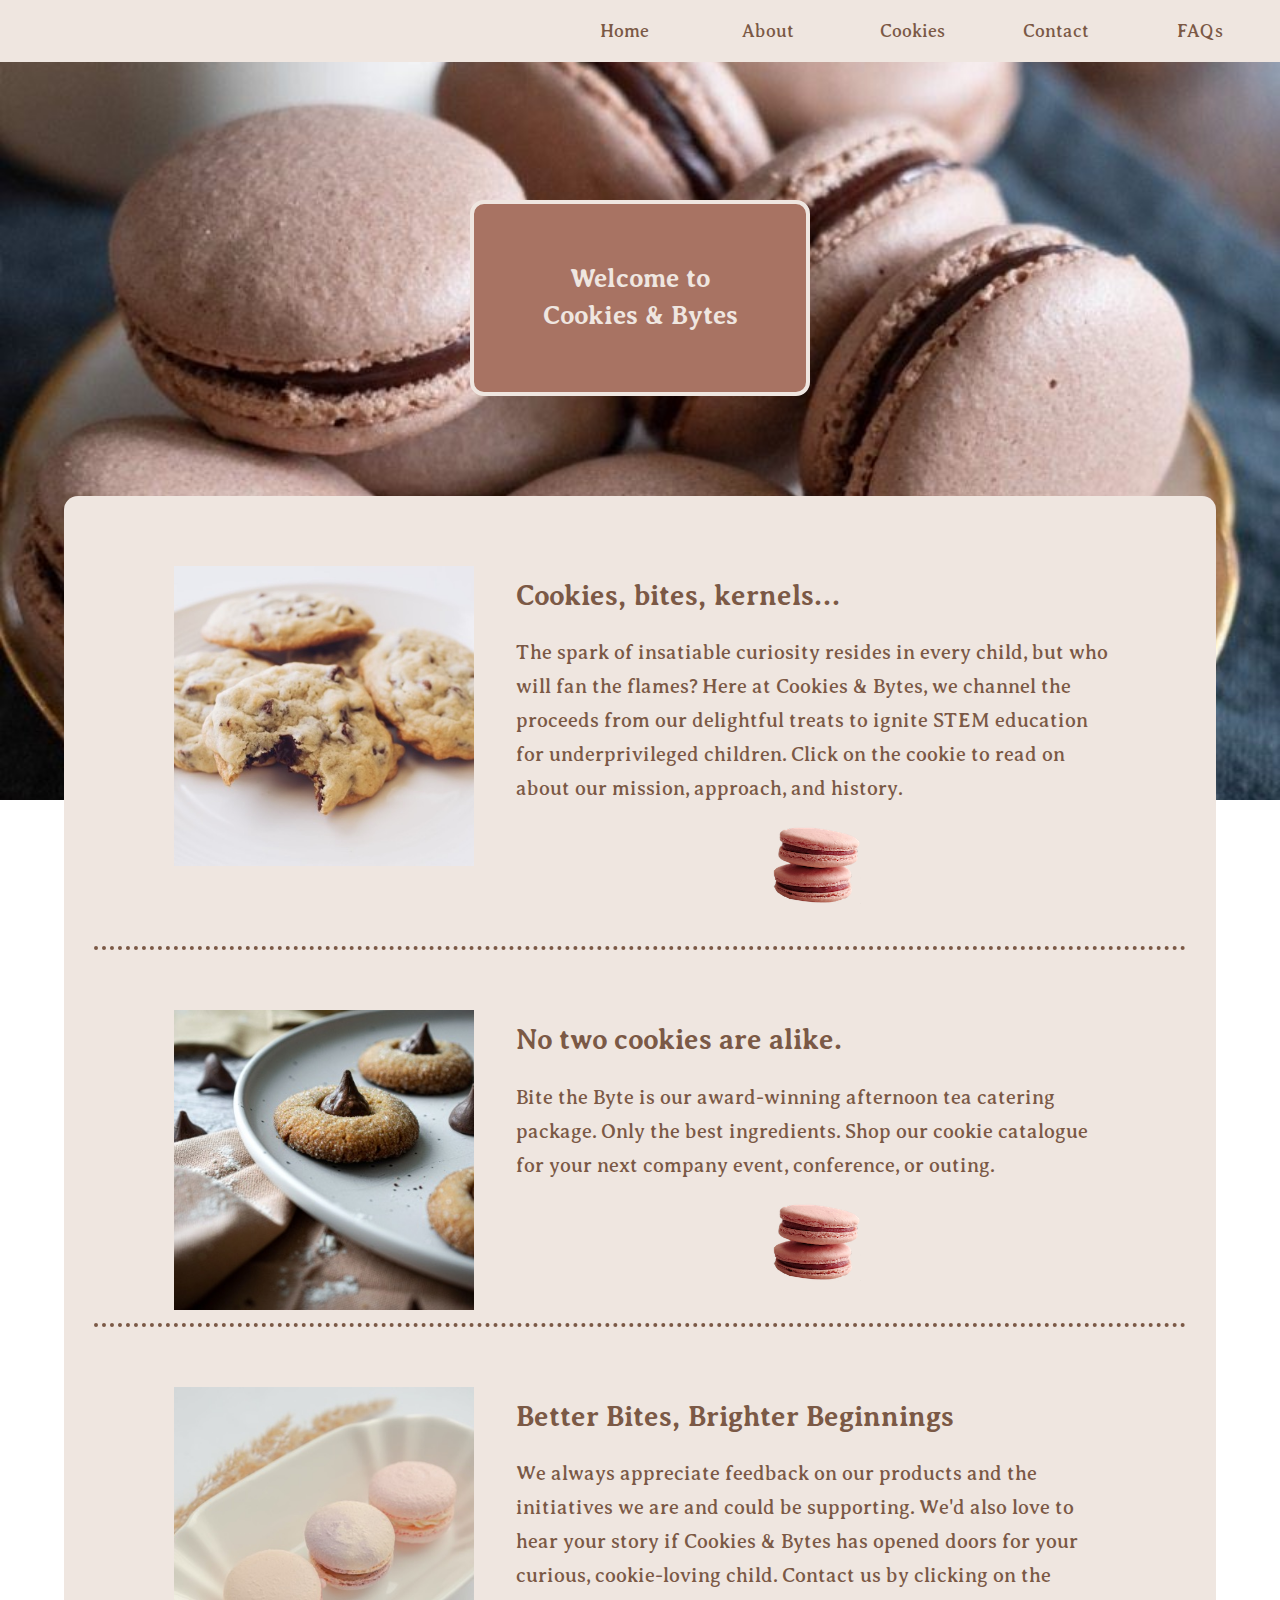
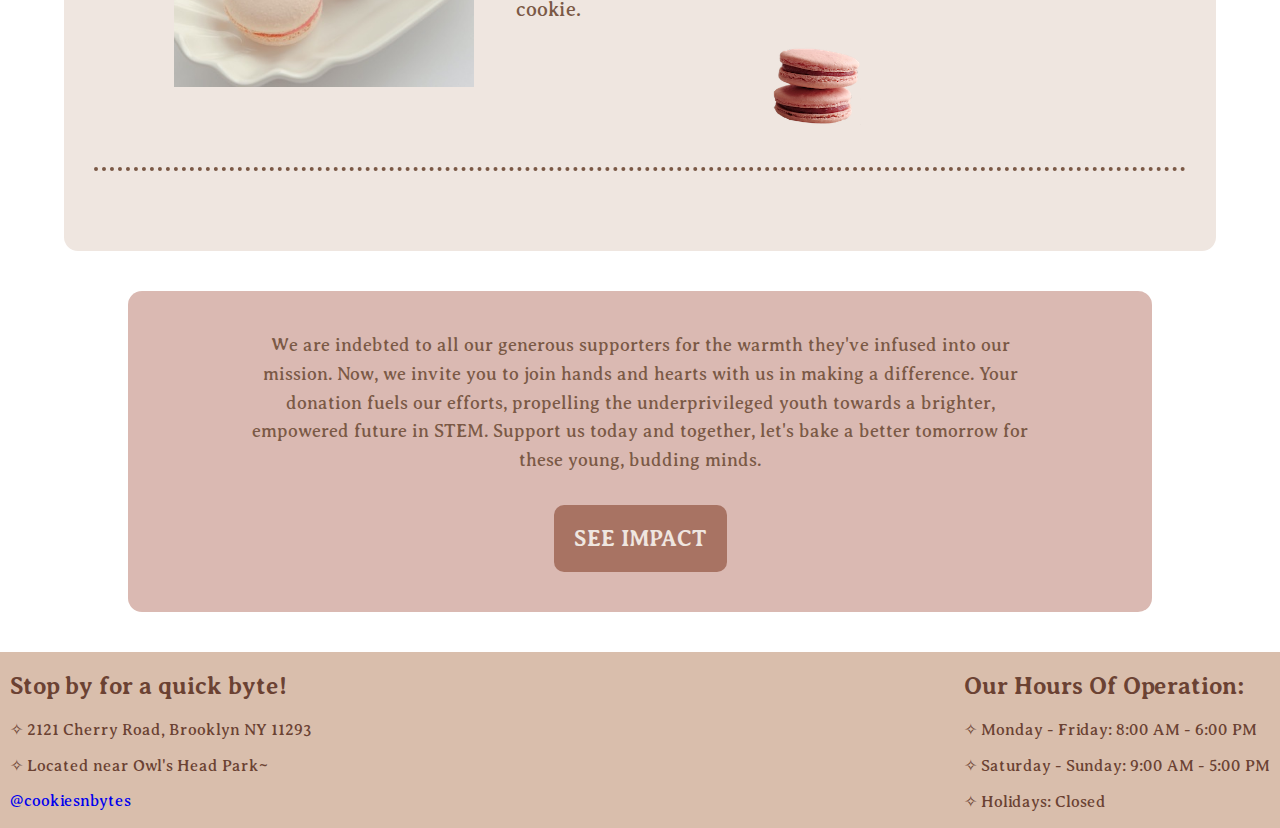
<file: index.html>
<!DOCTYPE html>
<html>
<head>
    <meta charset="utf-8">
    <meta name="viewport" content="width=device-width">
    <title>Cookies & Bytes</title>
    <link href="styles.css" rel="stylesheet" type="text/css"/>
    <style>
        .img-placeholder {
            background-color: bisque;
            object-fit: cover;
            box-sizing: border-box;
            width: 300px;
            height: 300px;
            margin: 10px;
        }

    .img-placeholder > img {
        object-fit: cover;
    }
    </style>
</head>
<body>
    <nav>
        <a href="index.html" class="logo"></a>
        <ul>
            <li><a href="index.html">Home</a></li>
            <li>
                <div class="dropdown">
                    <a href="mission.html" class="dropdown-btn">About</a>
                    <div class="dropdown-links">
                        <a href="mission.html">Our Mission</a>
                        <a href="impact.html">Our Impact</a>
                        <a href="team.html">Our Team</a>
                    </div>
                </div> 
            </li>
            <li><a href="catalog.html">Cookies</a></li>
            <li><a href="contact.html">Contact</a></li>
            <li><a href="faq.html">FAQs</a></li>
        </ul>
    </nav>

    <div id="home-backdrop"></div>
    <div class="banner-text">
        <h1>Welcome to <br />Cookies & Bytes</h1>
    </div>

    <div class="preview">
        <div class="preview-row">
            <div class="img-placeholder"><img src="images/preview1.jpeg" alt="chocolate chip cookies" width=300px height=300px></div>
            <div class="preview-text">
                <h2>Cookies, bites, kernels...</h2>
                <p>The spark of insatiable curiosity resides in every child, but who will fan the flames? Here at Cookies & Bytes, we channel the proceeds from our delightful treats to ignite STEM education for underprivileged children. Click on the cookie to read on about our mission, approach, and history.</p>
                <a href="mission.html" class="cookie-button"></a>
            </div>
        </div>

        <div class="preview-row">
            <div class="img-placeholder"><img src="images/PBBlossom.jpg" alt="peanut butter cookies" width=300px height=300px></div>
            <div class="preview-text">
                <h2>No two cookies are alike.</h2>
                <p>Bite the Byte is our award-winning afternoon tea catering package. Only the best ingredients. Shop our cookie catalogue for your next company event, conference, or outing.</p>
                <a href="catalog.html" class="cookie-button"></a>
            </div>
        </div>

        <div class="preview-row">
            <div class="img-placeholder"><img src="images/preview3.jpeg" alt="pink macaroon cookies" width=300px height=300px></div>
            <div class="preview-text">
                <h2>Better Bites, Brighter Beginnings</h2>
                <p>We always appreciate feedback on our products and the initiatives we are and could be supporting. We'd also love to hear your story if Cookies & Bytes has opened doors for your curious, cookie-loving child. Contact us by clicking on the cookie.</p>
                <a href="contact.html" class="cookie-button"></a>
            </div>
        </div>
    </div>

    <div class="donate-text">
        <p>We are indebted to all our generous supporters for the warmth they've infused into our mission. Now, we invite you to join hands and hearts with us in making a difference. Your donation fuels our efforts, propelling the underprivileged youth towards a brighter, empowered future in STEM. Support us today and together, let's bake a better tomorrow for these young, budding minds.</p>
        <a href="impact.html" class="donate-button">SEE IMPACT</a>
    </div>
  
    <footer class="footer">
        <div class="footer-content">
            <div class="info">
                <h2>Stop by for a quick byte!</h2>
                <p>✧ 2121 Cherry Road, Brooklyn NY 11293</p>
                <p>✧ Located near Owl's Head Park~</p>
                <a href="https://www.facebook.com/" class="fab fa-facebook">@cookiesnbytes</a>
            </div>
            <div class="hours">
                <h2>Our Hours Of Operation:</h2>
                <p>✧ Monday - Friday: 8:00 AM - 6:00 PM</p>
                <p>✧ Saturday - Sunday: 9:00 AM - 5:00 PM</p>
                <p>✧ Holidays: Closed</p>
            </div>
        </div>
    </footer>
</body>
</html>
</file>
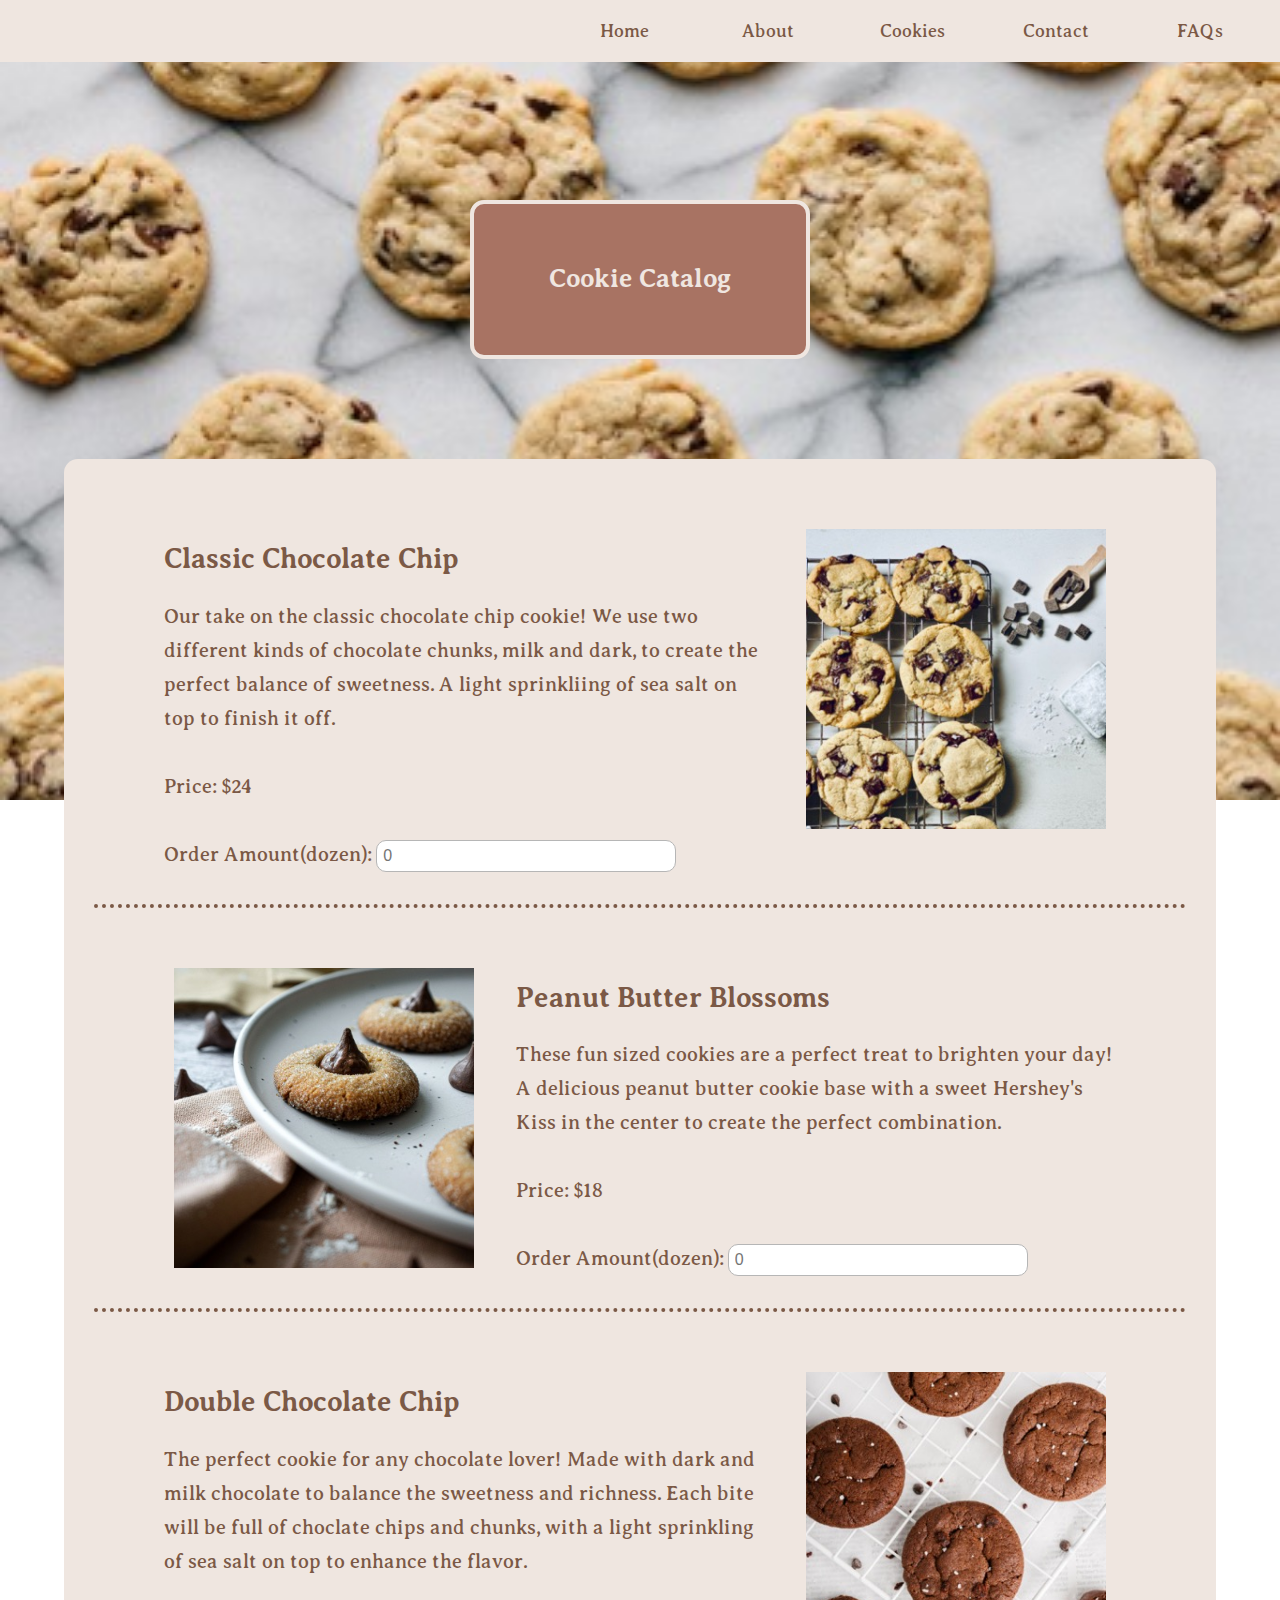
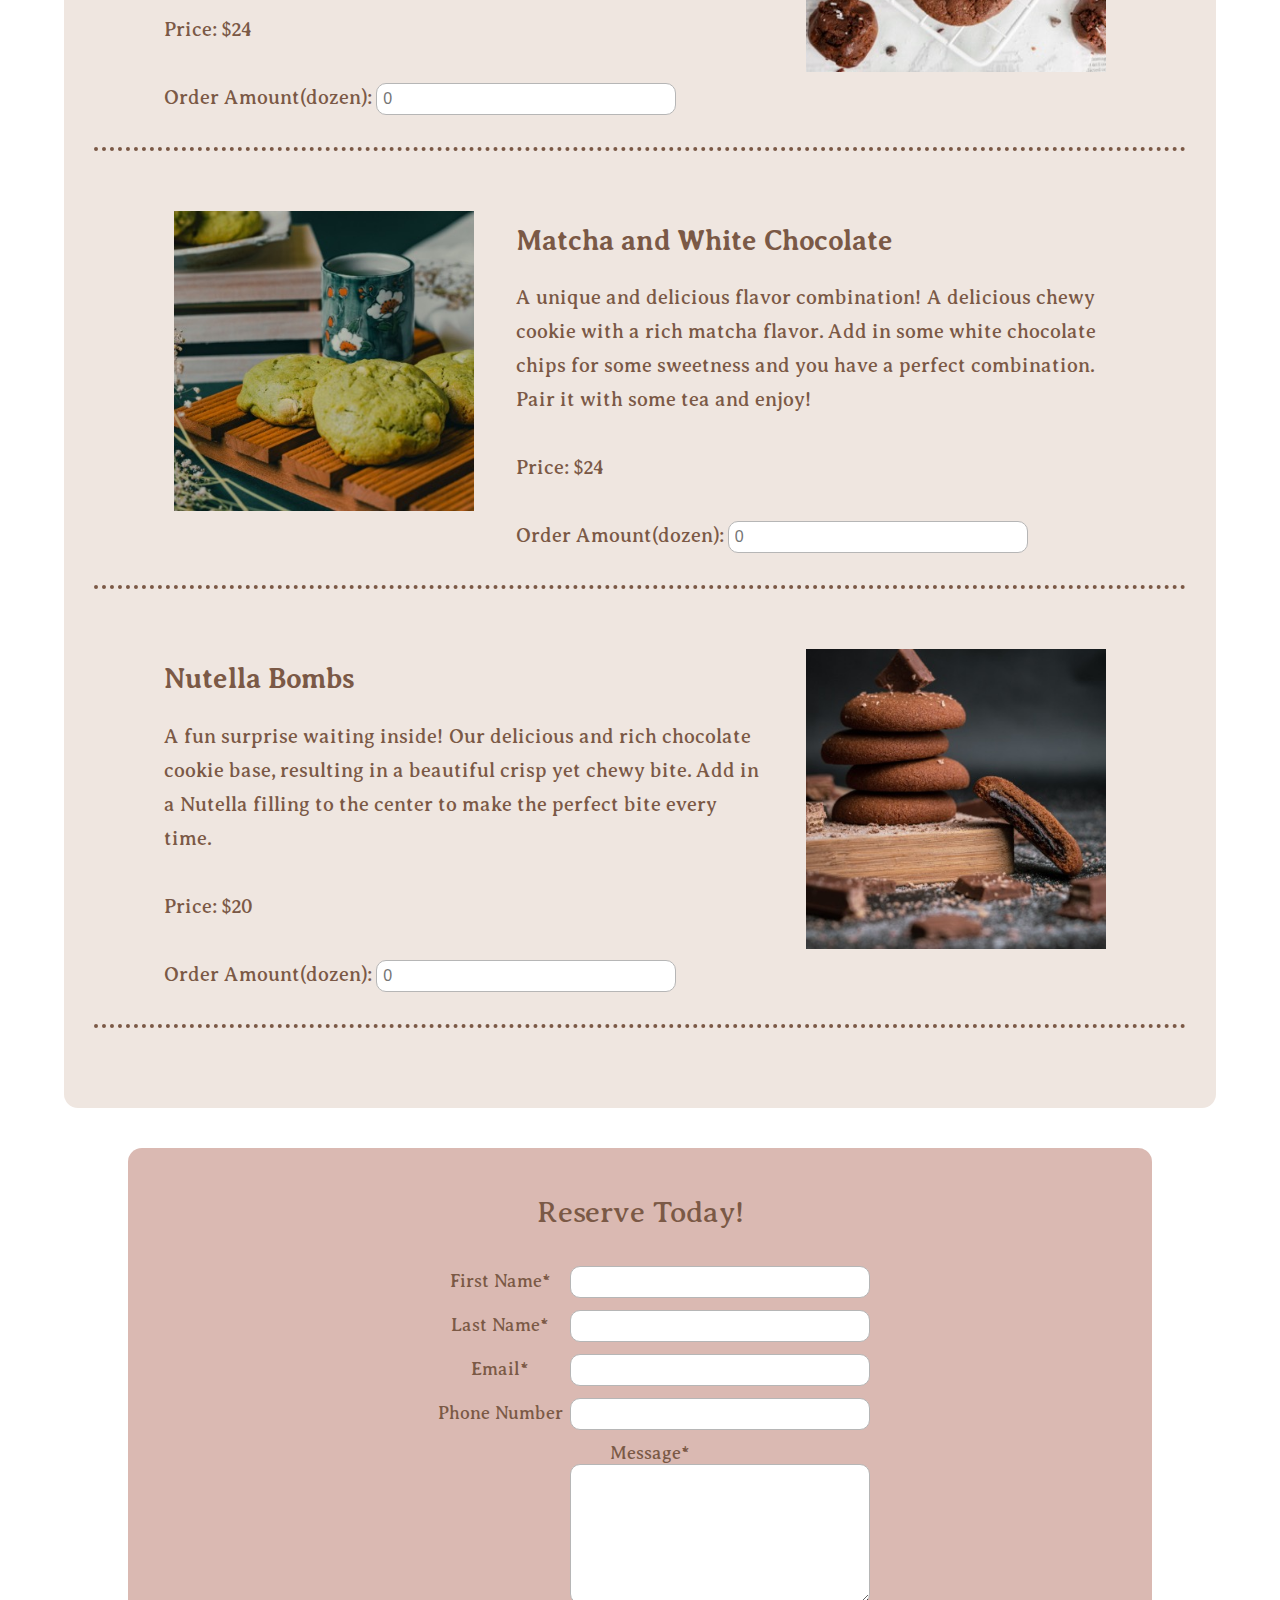
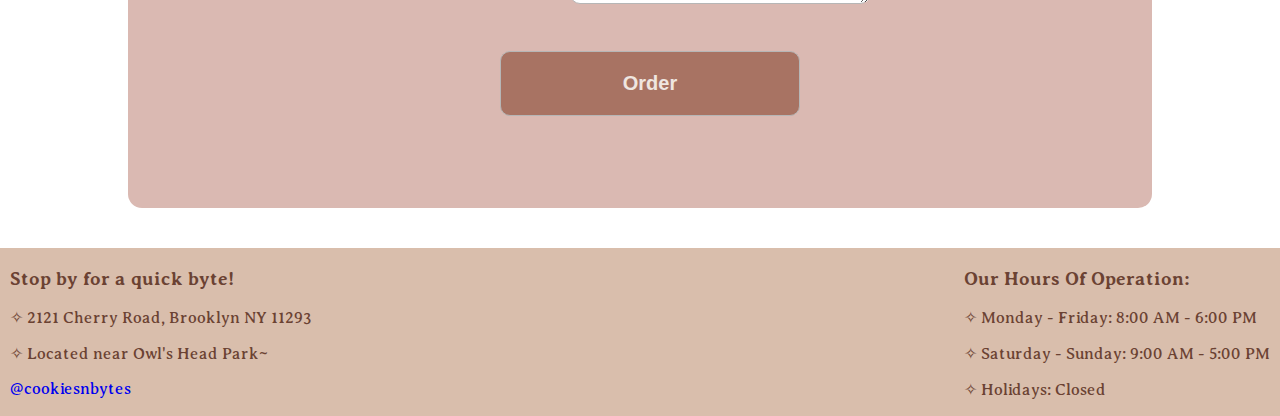
<file: catalog.html>
<!DOCTYPE html>
<html>
<head>
    <meta charset="utf-8">
    <meta name="viewport" content="width=device-width">
    <title>Cookies & Bytes Catalog</title>
    <link href="styles.css" rel="stylesheet" type="text/css" />
    <style>
        form {
            display: block;
            margin: 0 auto;
            width: 100%;
            max-width: 600px;
            box-sizing: border-box;
        }
        
        form h4 {
            text-align: center;
            font-size: 24px;
            color: #7b5946;
        }

		#error {
            color: #b14444;
            padding: 0px 40px;
            text-align: center;
            line-height: 1.4em;
        }

		label {
            width: 140px; 
            display: inline-block;
            margin-left: 20px;
            font-size: 18px;
            color: #7b5946;
        }

		input, select, textarea {
            margin-bottom: 12px;
            padding: 6px;
            font-size: 16px;
            box-sizing: border-box;
            border-radius: 10px;
            border: 1px solid #b6b6b6;
            width: 300px;
            color: #5b5b5b;
        }

        textarea {
            width: 300px;
            height: 140px;
        }

        input[type="submit"] {
            display: block;
            margin: 30px;
            margin-left: 160px;
            text-align: center;
            padding: 20px 0px;
            background-color: #A87363;
            color: #efe6e0;
            font-size: 20px;
            font-weight: 600;
            border-radius: 10px;
            width: 50%;
        }

        .summary {
            display: block;
            position: relative;
            box-sizing: border-box;
            border-radius: 14px;
            background-color: #efe6e0;
            color: #7b5946;
            width: 90%;
            height: max-content;
            margin: 0 auto;
            padding: 30px;
            align-items: center;
            text-align: center;
        }

        input[type="submit"]:hover {
            background-color: #caa296;
            color: #7b5946;
        }


        #catalog-backdrop {
            display: block;
            position: fixed;
            top: 0px;
            width: 100%;
            height: 800px;
            background-image: url('images/backgroundCatalog.jpg');
            background-size: cover;
        }
    
        
    </style>
    <script>
        function display(cookieType, name, numCookies) {
            idStr = cookieType + "_text";
            document.getElementById(idStr).innerHTML = name + numCookies;
        }
        
        function calcOrder(){
            //storing ordered amounts of each cookie
            numCCC = document.getElementsByName("CCC")[0].value;
            numPBB = document.getElementsByName("PBB")[0].value;
            numDCC = document.getElementsByName("DCC")[0].value;
            numMWC = document.getElementsByName("MWC")[0].value;
            numNB = document.getElementsByName("NB")[0].value;

            //stores whether or not the ordered amounts are integers
            boolCCC = Number.isInteger(parseInt(numCCC));
            boolPBB = Number.isInteger(parseInt(numPBB));
            boolDCC = Number.isInteger(parseInt(numDCC));
            boolMWC = Number.isInteger(parseInt(numMWC));
            boolNB = Number.isInteger(parseInt(numNB));

            if(boolCCC || boolPBB || boolDCC || boolMWC || boolNB)
            {
                alert("Thank you for ordering, please check your summary below. We'll be in contact soon!");
        
                document.getElementById("summary").style.display = "block";
                document.getElementById("orderSum").innerHTML = "Order Summary";
                if(boolCCC)
                    display("CCC", "Classic Chocolate Chip: ", numCCC);
                if(boolPBB)
                    display("PBB", "Peanut Butter Blossoms: ", numPBB);
                if(boolDCC)
                    display("DCC", "Double Chocolate Chip: ", numDCC);
                if(boolMWC)
                    display("MWC", "Matcha White Chocolate: ", numMWC);
                if(boolNB)
                    display("NB", "Nutella Bombs: ", numNB);
            }
            else{
                alert("Please order valid amounts.");
            }
        }

        function validatePhone() {
            const phone = document.getElementById("phone").value;
            if (phone == "") {
                return true;
            } else {
                return phone.match(/^\(?([0-9]{3})\)?[-. ]?([0-9]{3})[-. ]?([0-9]{4})$/);
            }
        }

        function validateEmail() {
            const email = document.getElementById("email").value;
            console.log(email);
            return email.match(/^[A-Z0-9._%+-]+@[A-Z0-9.-]+\.[A-Z]{2,4}$/i);
        }

        function validate() {
            reqFields = {
                fname: "First Name",
                lname: "Last Name",
                email: "Email",
                message: "Message",
            };
            let err = "";
            for (const id in reqFields) {
                if (document.getElementById(id).value == "") {
                    err += reqFields[id] + " is required.<br />";
                }
            }

            if (!validatePhone()) {
                err += "Invalid phone number.<br />";
            }
            if (!validateEmail()) {
                err += "Email format does not match <em>username@domain.tld</em><br />";
            }

            if (err != "") {
                document.getElementById('error').innerHTML =
                    "Fix the following errors to continue:<br><br>" + err;
                return false;
            }
            //if no errors, return the order summary
            if (err == ""){
                document.getElementById('error').innerHTML = "";
                calcOrder();
                return false;
            }
            return true;
        }
    </script>
</head>

<body>
    <nav>
        <a href="index.html" class="logo"></a>
        <ul>
            <li><a href="index.html">Home</a></li>
            <li>
                <div class="dropdown">
                    <a href="mission.html" class="dropdown-btn">About</a>
                    <div class="dropdown-links">
                        <a href="mission.html">Our Mission</a>
                        <a href="impact.html">Our Impact</a>
                        <a href="team.html">Our Team</a>
                    </div>
                </div> 
            </li>
            <li><a href="catalog.html">Cookies</a></li>
            <li><a href="contact.html">Contact</a></li>
            <li><a href="faq.html">FAQs</a></li>
        </ul>
    </nav>

    <div id="catalog-backdrop"></div>
    <div class="banner-text">
       <h1>Cookie Catalog</h1> 
    </div>

    <div class="preview">
        <div class="preview-row">
            <div class="preview-text">
                <h2>Classic Chocolate Chip</h2>
                <p>Our take on the classic chocolate chip cookie! We use two different kinds
                    of chocolate chunks, milk and dark, to create the perfect balance of
                    sweetness. A light sprinkliing of sea salt on top to finish it off.
                    <br><br>Price: $24<br><br>
                    Order Amount(dozen):
                    <input type="text" name="CCC" placeholder=0>
                </p>
            </div>
            <div class="img-placeholder"><img src="images/chocChip.jpg" alt="chocolate chip cookie" style = "max-width:300px; max-height:300px; width:100%; height:auto;"></div>
        </div>

        <div class="preview-row">
            <div class="img-placeholder"><img src="images/PBBlossom.jpg" alt="peanut butter blossom" style = "max-width:300px; max-height:300px; width:100%; height:auto;"></div>
            <div class="preview-text">
                <h2>Peanut Butter Blossoms</h2>
                <p>These fun sized cookies are a perfect treat to brighten your day! A
                    delicious peanut butter cookie base with a sweet Hershey's Kiss in
                    the center to create the perfect combination.
                    <br><br>Price: $18<br><br>
                    Order Amount(dozen):
                    <input type="text" name="PBB" placeholder=0>

                </p>
            </div>
        </div>

        <div class="preview-row">
            <div class="preview-text">
                <h2>Double Chocolate Chip</h2>
                <p>The perfect cookie for any chocolate lover! Made with dark and
                    milk chocolate to balance the sweetness and richness. Each bite
                    will be full of choclate chips and chunks, with a light sprinkling
                    of sea salt on top to enhance the flavor.
                    <br><br>Price: $24<br><br>
                    Order Amount(dozen):
                    <input type="text" name="DCC" placeholder=0>
                </p>
            </div>
            <div class="img-placeholder"><img src="images/doubleChoc.jpg" alt="double chocolate chip" style = "max-width:300px; max-height:300px; width:100%; height:auto;"></div>
        </div>

        <div class="preview-row">
            <div class="img-placeholder"><img src="images/matcha.jpg" alt="matcha white chocolate" style = "max-width:300px; max-height:300px; width:100%; height:auto;"></div>
            <div class="preview-text">
                <h2>Matcha and White Chocolate</h2>
                <p>A unique and delicious flavor combination! A delicious
                    chewy cookie with a rich matcha flavor. Add in some white
                    chocolate chips for some sweetness and you have a perfect
                    combination. Pair it with some tea and enjoy!
                    <br><br>Price: $24<br><br>
                    Order Amount(dozen):
                    <input type="text" name="MWC" placeholder=0>
                </p>
            </div>
        </div>

        <div class="preview-row">
            <div class="preview-text">
                <h2>Nutella Bombs</h2>
                <p>A fun surprise waiting inside! Our delicious and rich chocolate
                    cookie base, resulting in a beautiful crisp yet chewy bite.
                    Add in a Nutella filling to the center to make the perfect
                    bite every time.
                    <br><br>Price: $20<br><br>
                    Order Amount(dozen):
                    <input type="text" name="NB" placeholder=0>
                </p>
            </div>
            <div class="img-placeholder"><img src="images/chocFilled.jpg" alt="chocolate filled" style = "max-width:300px; max-height:300px; width:100%; height:auto;"></div>
        </div>
    </div>


    <div class="donate-text">
        <p style="font-size: 30px">Reserve Today!</p>
        <div>
            <form onSubmit="return validate()" method="get">
                <label>First Name* </label><input type='text' name='first' id="fname"/><br/>
                <label>Last Name* </label><input type='text' name='last' id="lname"/><br/>
                <label>Email* </label><input type='text' name='email' id="email"/><br/>
                <label>Phone Number </label><input type='text' name='phone' id="phone" /><br/>
                <label>Message* </label><br/>
                <label></label><textarea id="message"></textarea><br />
                <input type="submit" value="Order"/>
                <div id="error">&nbsp;</div>
            </form>
        </div>
    </div>

    <div class="summary" id="summary" style = "display: none">
        <h2 id="orderSum"></h2>
        <p id="CCC_text"></p>
        <p id="PBB_text"></p>
        <p id="DCC_text"></p>
        <p id="MWC_text"></p>
        <p id="NB_text"></p>
    </div>

    <footer class="footer">
        <div class="footer-content">
            <div class="info">
                <h3>Stop by for a quick byte!</h3>
                <p>✧ 2121 Cherry Road, Brooklyn NY 11293</p>
                <p>✧ Located near Owl's Head Park~</p>
                <a href="https://www.facebook.com/" class="fab fa-facebook">@cookiesnbytes</a>
            </div>
            <div class="hours">
                <h3>Our Hours Of Operation:</h3>
                <p>✧ Monday - Friday: 8:00 AM - 6:00 PM</p>
                <p>✧ Saturday - Sunday: 9:00 AM - 5:00 PM</p>
                <p>✧ Holidays: Closed</p>
            </div>
        </div>
    </footer>
    
</body>

</html>
</file>
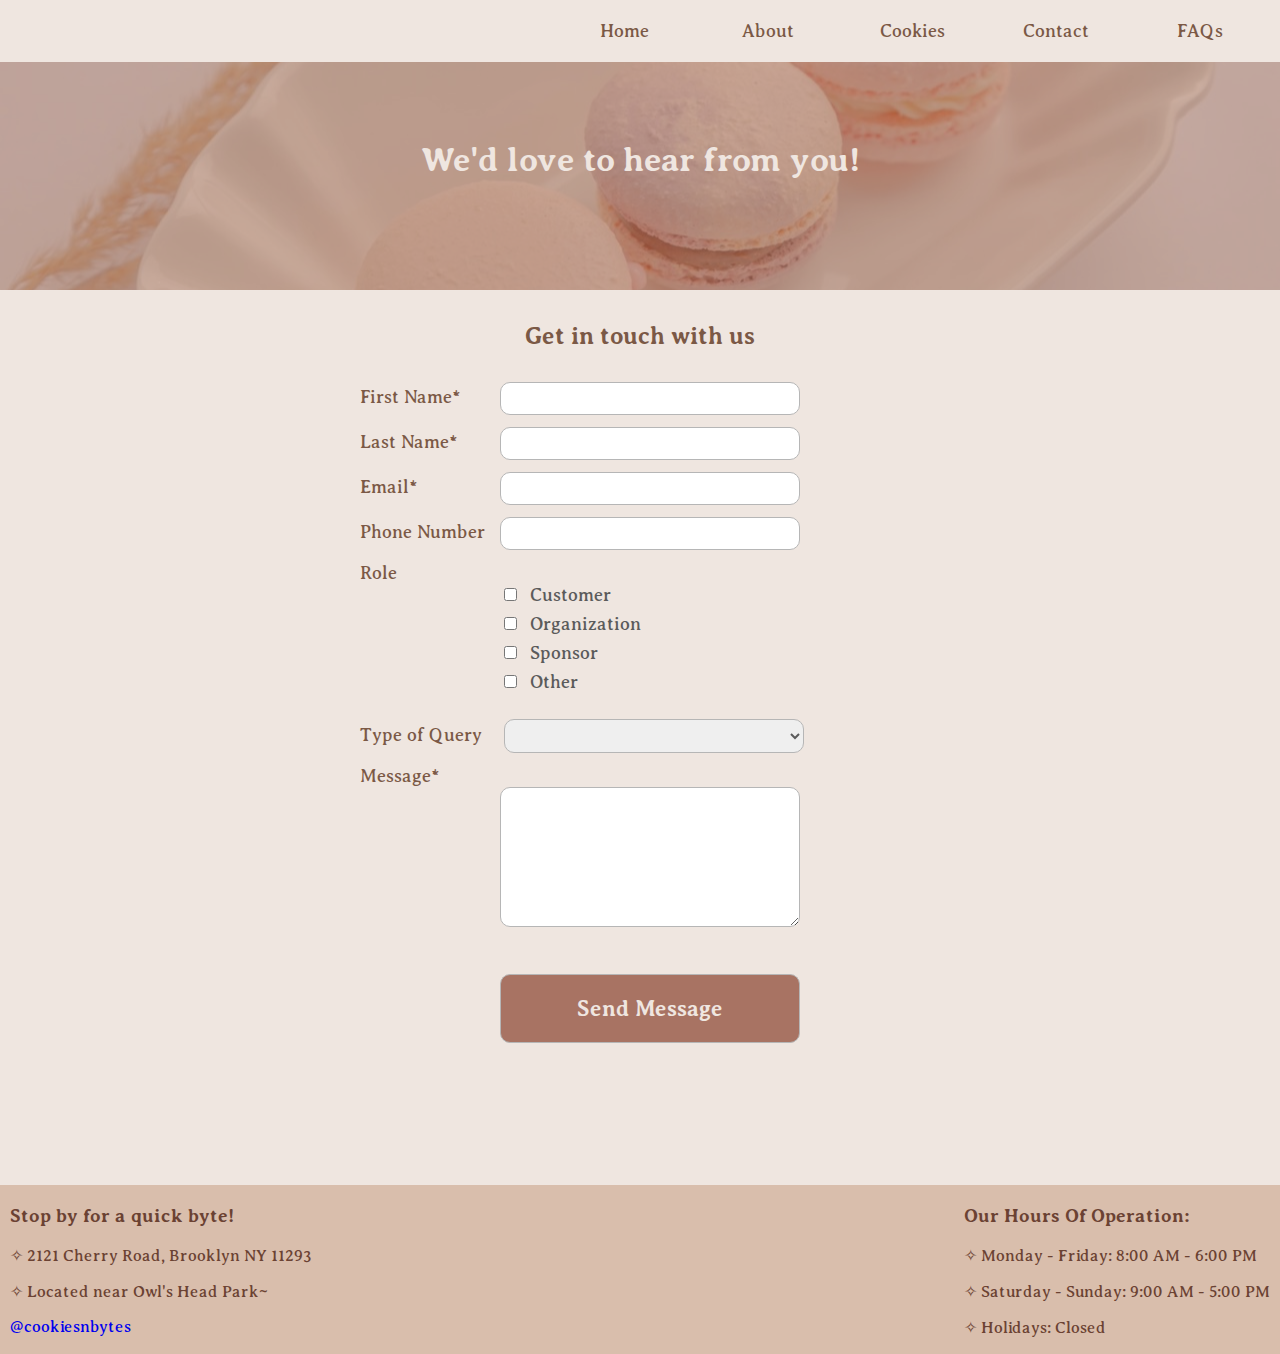
<file: contact.html>
<!DOCTYPE html>
<html>
<head>
    <meta charset="utf-8">
    <meta name="viewport" content="width=device-width">
    <title>Cookies & Bytes Contact</title>
    <link href="styles.css" rel="stylesheet" type="text/css"/>
    <style type="text/css">
        body {
            background-color: #efe6e0;
        }
        .banner {
            display: block;
            height: 290px;
            background-image: url(images/backdrop2.jpeg);
            background-repeat: no-repeat;
            background-size: 100%;
            background-position: center;
            overflow: hidden;
        }
        #banner-overlay {
            margin: 0 auto;
            background-color: #a873638c;
            height: 200px;
            padding-top: 140px;
        }
        h2 {
            display: block;
            margin: 0 auto;
            width: 80%;
            font-size: 34px;
            text-align: center;
            color: #efe6e0;
        }
        form {
            display: block;
            margin: 0 auto;
            width: 100%;
            max-width: 600px;
            box-sizing: border-box;
        }
        form h4 {
            text-align: center;
            font-size: 24px;
            color: #7b5946;
        }
		#error {
            color: #b14444;
            padding: 0px 0px 80px 0px;
            text-align: center;
            line-height: 1.4em;
        }
		label {
            width: 140px; 
            display: inline-block;
            margin-left: 20px;
            font-size: 18px;
            color: #7b5946;
        }
		input, select, textarea {
            margin-bottom: 12px;
            padding: 6px;
            font-size: 16px;
            box-sizing: border-box;
            border-radius: 10px;
            border: 1px solid #b6b6b6;
            width: 300px;
            color: #5b5b5b;
            font-family: 'Averia Serif Libre', serif;
        }
        textarea {
            width: 300px;
            height: 140px;
        }
        input[type="submit"] {
            display: block;
            margin: 30px;
            margin-left: 160px;
            text-align: center;
            padding: 20px 0px;
            background-color: #A87363;
            color: #efe6e0;
            font-size: 22px;
            font-weight: 600;
            font-family: 'Averia Serif Libre', serif;;
            border-radius: 10px;
        }        
        input[type="submit"]:hover {
            background-color: #caa296;
            color: #7b5946;
        }
        input[type="checkbox"] {
            width: fit-content;
            height: fit-content;
        }
        .chkbox-label {
            color: #5b5b5b;
            margin-left: 10px;
        }
        .chkboxes-container {
            display: block;
            margin-left: 160px;
        }
        /* RESPONSIVE DESIGN - mobile */
        @media screen and (max-width: 500px) {
            input, select, textarea {
                width: 240px;
            }
            h2 {
                font-size: 30px;
                width: 70%;
            }
	    .banner {
                margin-top: 80px;
            }
        }
    </style>
    <script>
        /*
        If no phone number provided at all, nothing to validate. 
        but if provided, ensure it is in one of the following formats: 
        XXXXXXXXXX
        XXX-XXX-XXXX
        XXX.XXX.XXXX
        XXX XXX XXXX
        */
        function validatePhone() {
            const phone = document.getElementById("phone").value;
            if (phone == "") {
                return true;
            } else {
                return phone.match(/^\(?([0-9]{3})\)?[-. ]?([0-9]{3})[-. ]?([0-9]{4})$/);
            }
        }

        function validateEmail() {
            const email = document.getElementById("email").value;
            console.log(email);
            return email.match(/^[A-Z0-9._%+-]+@[A-Z0-9.-]+\.[A-Z]{2,4}$/i);
        }

        function validate() {
            reqFields = {
                fname: "First Name",
                lname: "Last Name",
                email: "Email",
                message: "Message",
            };
            let err = "";
            for (const id in reqFields) {
                if (document.getElementById(id).value == "") {
                    err += reqFields[id] + " is required.<br />";
                }
            }

            if (!validatePhone()) {
                err += "Invalid phone number.<br />";
            }
            if (!validateEmail()) {
                err += "Email format does not match <em>username@domain.tld</em><br />";
            }

            if (err != "") {
                document.getElementById('error').innerHTML =
                    "Fix the following errors to continue:<br><br>" + err;
                return false;
            }

            return true;
        }
    </script>
</head>
<body>
    <nav>
        <a href="index.html" class="logo"></a>
        <ul>
            <li><a href="index.html">Home</a></li>
            <li>
                <div class="dropdown">
                    <a href="mission.html" class="dropdown-btn">About</a>
                    <div class="dropdown-links">
                        <a href="mission.html">Our Mission</a>
                        <a href="impact.html">Our Impact</a>
                        <a href="team.html">Our Team</a>
                    </div>
                </div> 
            </li>
            <li><a href="catalog.html">Cookies</a></li>
            <li><a href="contact.html">Contact</a></li>
            <li><a href="faq.html">FAQs</a></li>
        </ul>
    </nav>

    <div class="banner">
        <div id="banner-overlay"><h2>We'd love to hear from you!</h2></div>
    </div>
    <form onSubmit="return validate()" method="get" action="#">
        <h4>Get in touch with us </h4>
        <label>First Name* </label><input type='text' name='first' id="fname" /><br />
        <label>Last Name* </label><input type='text' name='last' id="lname" /><br />
        <label>Email* </label><input type='text' name='email' id="email" /><br />
        <label>Phone Number </label><input type='text' name='phone' id="phone" /><br />
        <label>Role </label>
        <div class="chkboxes-container">
            <input type="checkbox" name="chkCustomer" value="customer" id="check-customer"><label for="check-customer" class="chkbox-label"> Customer</label><br />
            <input type="checkbox" name="chkOrg" value="org" id="check-org"><label for="check-org" class="chkbox-label">  Organization</label><br />
            <input type="checkbox" name="chkSponsor" value="sponsor" id="check-sponsor"><label for="check-sponsor" class="chkbox-label"> Sponsor</label><br />
            <input type="checkbox" name="chkOther" value="other" id="check-other"><label for="check-other" class="chkbox-label"> Other</label><br />
        </div><br />
        <label>Type of Query</label>
        <select name="query" id="queryType">
            <option value=""></option>
            <option value="donation">Donation/Fundraising</option>
            <option value="opportunities">Volunteer Opportunities</option>
            <option value="programs">Programs</option>
            <option value="collab">Partnerships/Collaborations</option>
            <option value="feedback">Product Feedback</option>
            <option value="technical">Technical Issues</option>
            <option value="other">Other</option>
        </select><br />
        <label>Message* </label><br/>
        <label></label><textarea id="message"></textarea><br />
        <input type="submit" value="Send Message"/>
        <div id="error">&nbsp;</div>
    </form>
  
    <footer class="footer">
        <div class="footer-content">
            <div class="info">
                <h3>Stop by for a quick byte!</h3>
                <p>✧ 2121 Cherry Road, Brooklyn NY 11293</p>
                <p>✧ Located near Owl's Head Park~</p>
                <a href="https://www.facebook.com/" class="fab fa-facebook">@cookiesnbytes</a>
            </div>
            <div class="hours">
                <h3>Our Hours Of Operation:</h3>
                <p>✧ Monday - Friday: 8:00 AM - 6:00 PM</p>
                <p>✧ Saturday - Sunday: 9:00 AM - 5:00 PM</p>
                <p>✧ Holidays: Closed</p>
            </div>
        </div>
    </footer>
</body>
</html>
</file>
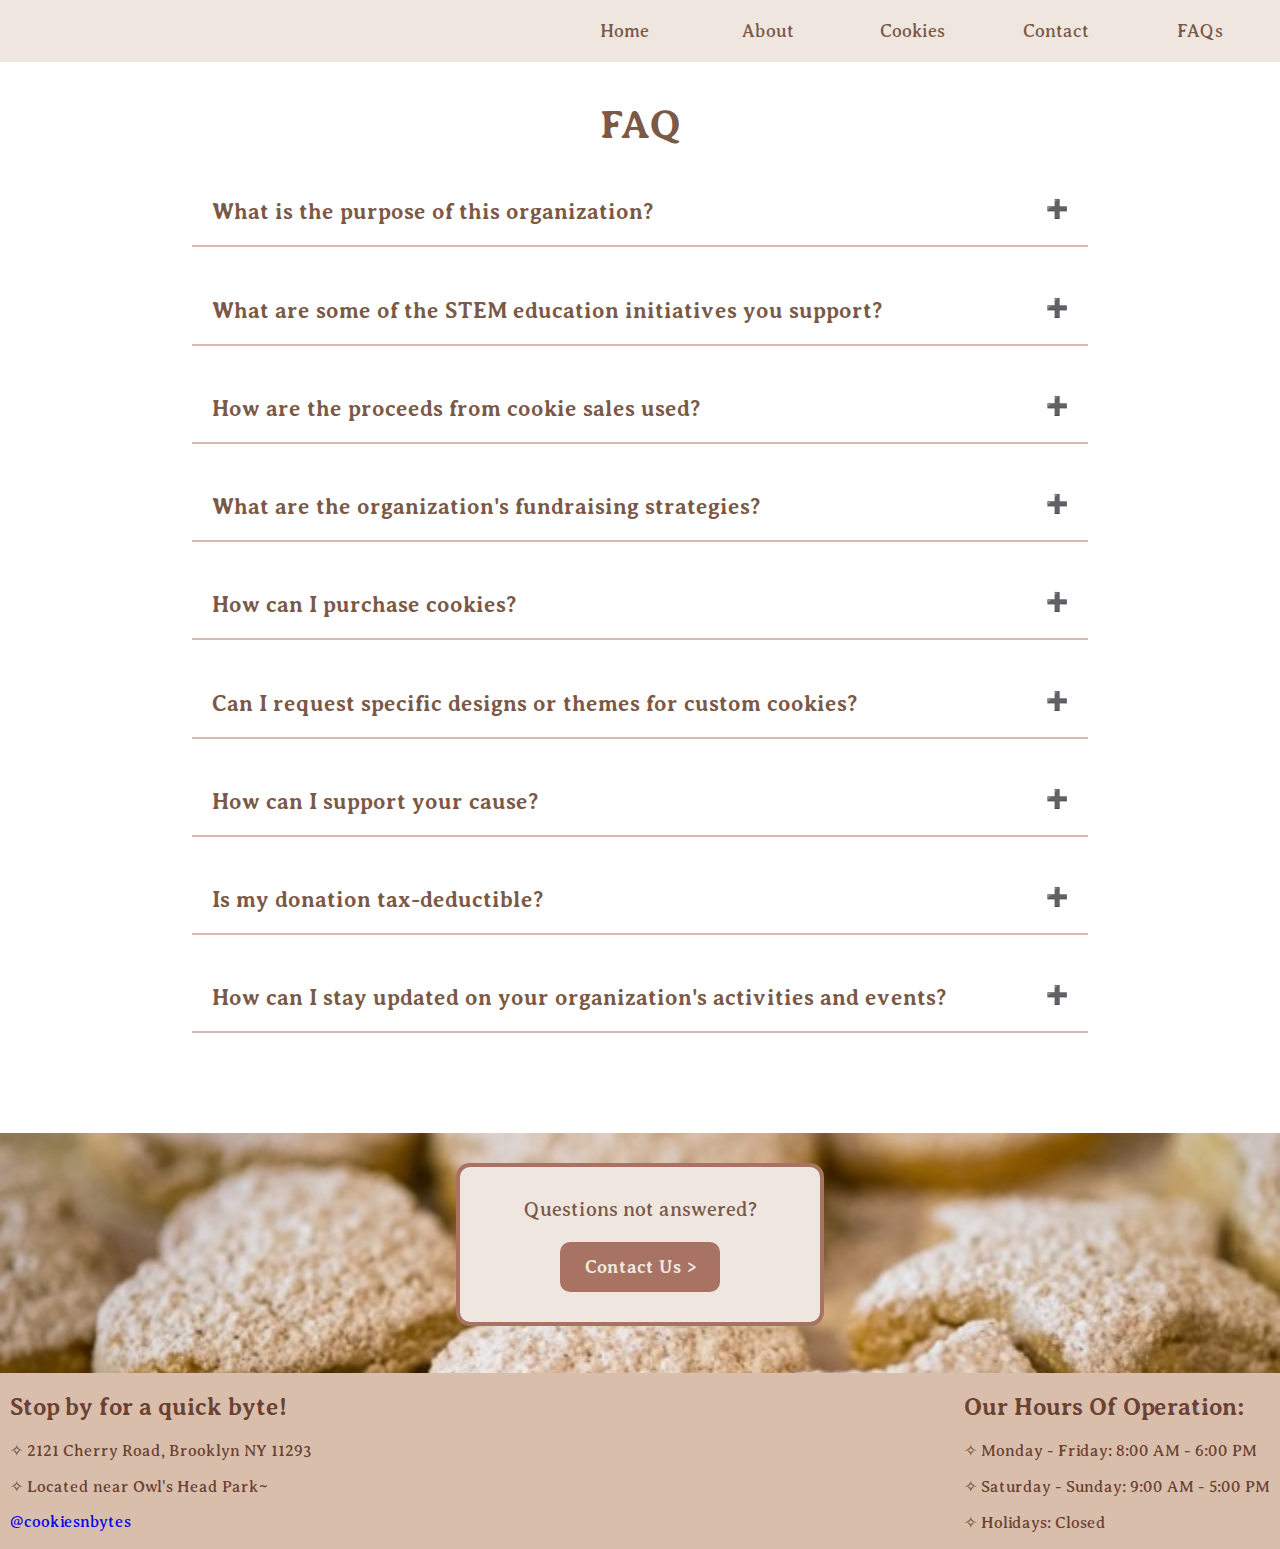
<file: faq.html>
<!DOCTYPE html>
<html>
<head>
    <meta charset="utf-8">
    <meta name="viewport" content="width=device-width">
    <title>Cookies & Bytes FAQs</title>
    <link href="styles.css" rel="stylesheet" type="text/css"/>
    <style type="text/css">
        h1 {
            margin-top: 100px;
            text-align: center;
            font-size: 40px;
            color: #7b5946;
        }
        /* 
         * styling for section before footer where users can navigate 
         * to Contact page if their questions were not answers 
         */
        .link-contact {
            display: block;
            text-align: center;
            background-color: #f2e9de;
            padding: 30px;
            font-size: 20px;
            margin-top: 100px;
            height: 180px;
            background-image: url(images/faq-backdrop.jpeg);
            background-repeat: no-repeat;
            background-size: 100%;
            background-position: center 20%;
        }
        .link-contact p {
            color: #7b5946;
            background-color: #efe6e0;
            width: 300px;
            margin: 0 auto;
            padding: 30px;
            border: 4px solid #A87363;
            border-radius: 14px;
        }
        .link-contact a {
            color: #efe6e0;
            display: block;
            background-color: #A87363;
            box-sizing: border-box;
            border-radius: 10px;
            padding: 14px;
            margin: 0 auto;
            margin-top: 20px;
            text-align: center;
            font-size: 18px;
            font-weight: 800;
            width: 160px;
        }
        .link-contact a:hover {
            background-color: #caa296;
            color: #7b5946;
        }
        .footer-content {
            margin-top: 0px;
        }

        .faqs-container {
            width: 70%;
            margin: 0 auto;
            background-color: white;
        }
        #faq-list {
            list-style-type: none;
            padding-left: 0px;
        }
        /* question styling */
        #faq-list li .question {
            font-size: 22px;
            color: #7b5946;
            cursor: pointer;
            padding: 20px;
            display: block;
            border-bottom: 2px solid #dab9b2;
            transition: 0.4s;
        }
        /* answer styling */
        #faq-list li p {
            padding: 0px 20px 20px 20px;
            background-color: white;
            display: none;
            overflow: hidden;
            font-size: 18px;
            line-height: 1.7em;
            color: #7b5946;
        }
        b:before {
            content: "🍪 ";
            line-height: inherit;
        }
        .inline-link {
            color: inherit;
            background-color: #f2e9de;
        }
        .inline-link:hover {
            background-color: #A87363;
            color: #f2e9de;
        }
        /* styling for hovering over and clicking on a question */
        .active, .question:hover {
            background-color: #dab9b2;
        }
        .plus-minus {
            font-size: 18px;
            color: #7b5946; /* color doesn't work */
            float: right;
            margin-left: 5px;
        }
        /* RESPONSIVE DESIGN */
        @media screen and (max-width: 1200px) {
            .faqs-container {
                width: 80%;
            }
        }
        @media screen and (max-width: 1040px) {
            .faqs-container {
                width: 90%;
            }
        }
        @media screen and (max-width: 768px) {
            h1 {
                margin-top: 180px;
            }
        }
    </style>
</head>
<body>
    <nav>
        <a href="index.html" class="logo"></a>
        <ul>
            <li><a href="index.html">Home</a></li>
            <li>
                <div class="dropdown">
                    <a href="mission.html" class="dropdown-btn">About</a>
                    <div class="dropdown-links">
                        <a href="mission.html">Our Mission</a>
                        <a href="impact.html">Our Impact</a>
                        <a href="team.html">Our Team</a>
                    </div>
                </div> 
            </li>
            <li><a href="catalog.html">Cookies</a></li>
            <li><a href="contact.html">Contact</a></li>
            <li><a href="faq.html">FAQs</a></li>
        </ul>
    </nav>

    <div id="faq-backdrop"></div>
    <h1>FAQ</h1>
    <div class="faqs-container">
        <ul id="faq-list"></ul>
    </div>

    <div class="link-contact">
        <p>Questions not answered?
            <a href="contact.html">Contact Us ></a>
        </p>
    </div>
  
    <footer class="footer">
        <div class="footer-content">
            <div class="info">
                <h2>Stop by for a quick byte!</h2>
                <p>✧ 2121 Cherry Road, Brooklyn NY 11293</p>
                <p>✧ Located near Owl's Head Park~</p>
                <a href="https://www.facebook.com/" class="fab fa-facebook">@cookiesnbytes</a>
            </div>
            <div class="hours">
                <h2>Our Hours Of Operation:</h2>
                <p>✧ Monday - Friday: 8:00 AM - 6:00 PM</p>
                <p>✧ Saturday - Sunday: 9:00 AM - 5:00 PM</p>
                <p>✧ Holidays: Closed</p>
            </div>
        </div>
    </footer>

    <script>
        const faqList = document.getElementById("faq-list");
        
        // fundraising strategies
        const strategies = [
            "<b>Custom Cookie Sales:</b> Selling custom cookies at events, conferences, and community gatherings.",
            "<b>Corporate Partnerships:</b> Collaborating with businesses for custom cookie sales at events, with proceeds supporting STEM education.",
            "<b>Online Charity Auctions:</b> Hosting auctions for exclusive, themed cookie sets, with proceeds dedicated to STEM education.",
            "<b>Custom Cookie Gift Cards:</b> Offering gift cards for custom cookies, with a portion of sales contributing to STEM education."
        ];
        
        const content = [
            {
                q: "What is the purpose of this organization?",
                a: "Our nonprofit is dedicated to raising funds for STEM education initiatives in underprivileged communities. We achieve this by creating and selling cookies at various events and gatherings."
            },
            {
                q: "What are some of the STEM education initiatives you support?",
                a: "We support a range of initiatives, including providing scholarships, educational resources, mentorship programs, and hands-on STEM experiences to children in need."
            },
            {
                q: "How are the proceeds from cookie sales used?",
                a: "Proceeds from our cookie sales directly support our mission of providing access to quality STEM education resources, programs, and opportunities to children and youths in underserved areas."
            },
            {
                q: "What are the organization's fundraising strategies?",
                a: "Great question! We use a variety of fundraising methods including:<br /><br />" + strategies.join("<br />")
            },
            {
                q: "How can I purchase cookies?",
                a: "Custom cookies can be ordered through our website or at specified events and gatherings. To reserve an order right now, visit our <a href='catalog.html' class='inline-link'>Cookie Catalog</a>."
            },
            {
                q: "Can I request specific designs or themes for custom cookies?",
                a: "Absolutely! We offer customization options for our cookies to suit your preferences and event themes. Contact us to discuss your specific design requirements."
            },
            {
                q: "How can I support your cause?",
                a: "We welcome volunteers to assist us during our events and cookie sales. Please <a href='contact.html' class='inline-link'>contact us</a> to learn more and sign up. Another way to support us is to make a donation directly through our website. Additionally, we would love for you to spread the word about our mission on social media and encourage others to get involved."
            },
            {
                q: "Is my donation tax-deductible?",
                a: "Yes, your donation to our nonprofit is tax-deductible to the extent allowed by law. Upon donation, we provide a receipt for your records."
            },
            {
                q: "How can I stay updated on your organization's activities and events?",
                a: "Subscribe to our newsletter and follow us on social media platforms!"
            }
        ]

        let listItems = "";
        for (const item of content) {
            listItems += "<li><h4 class='question'>" + item.q + "<div class='plus-minus'>&#x2795;</div></h4><p>" + item.a + "</p></li>";
        }
        faqList.innerHTML += listItems;

        let questions = document.getElementsByClassName("question");
        for (const q of questions) {
            q.addEventListener("click", function() {
                this.classList.toggle("active");

                // change between + and - sign
                const plusMinus = this.getElementsByClassName("plus-minus")[0];
                plusMinus.innerHTML = (plusMinus.innerHTML == "➕") ? "&#10134;" : "&#x2795;";

                const answer = this.nextElementSibling;
                answer.style.display = (answer.style.display === "block") ? "none" : "block";
            });
            // inspired by: https://sweetcode.io/how-to-build-an-faq-page-with-html-and-javascript/
        }
    </script>
</body>
</html>
</file>
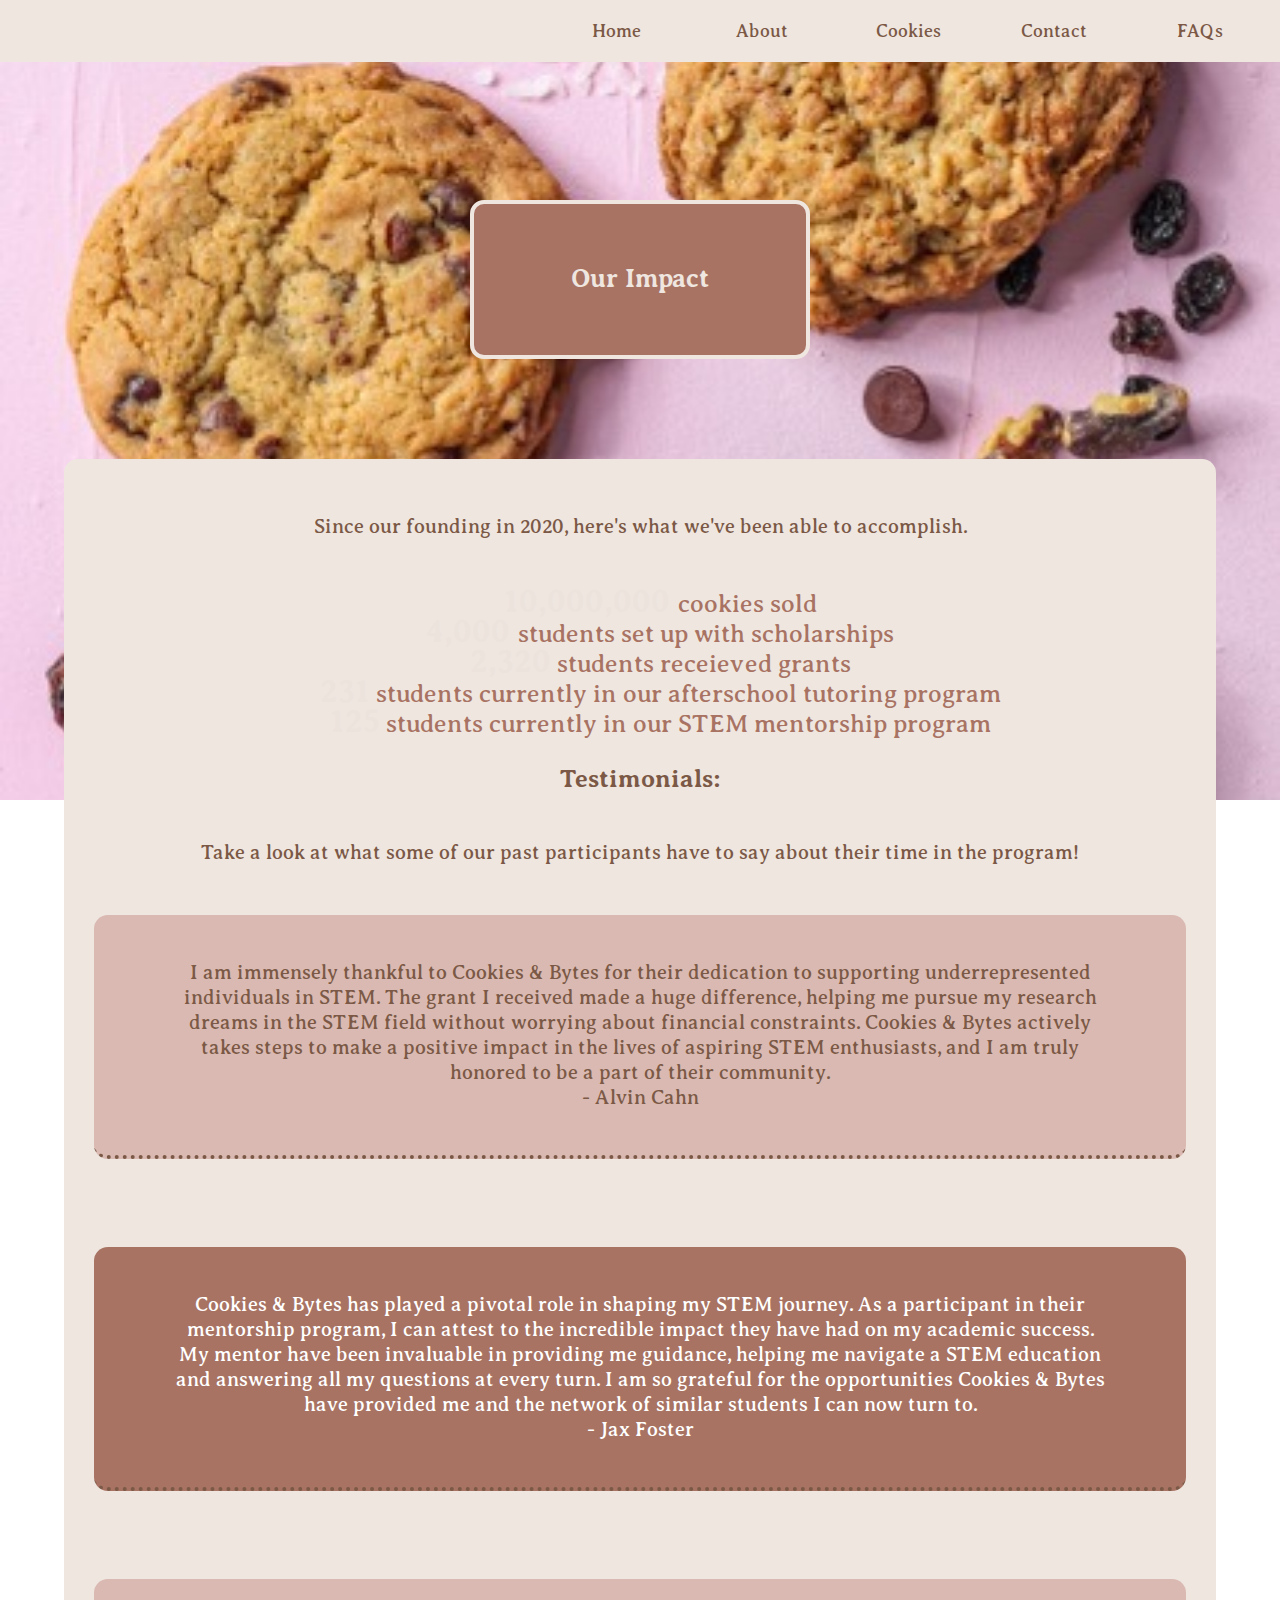
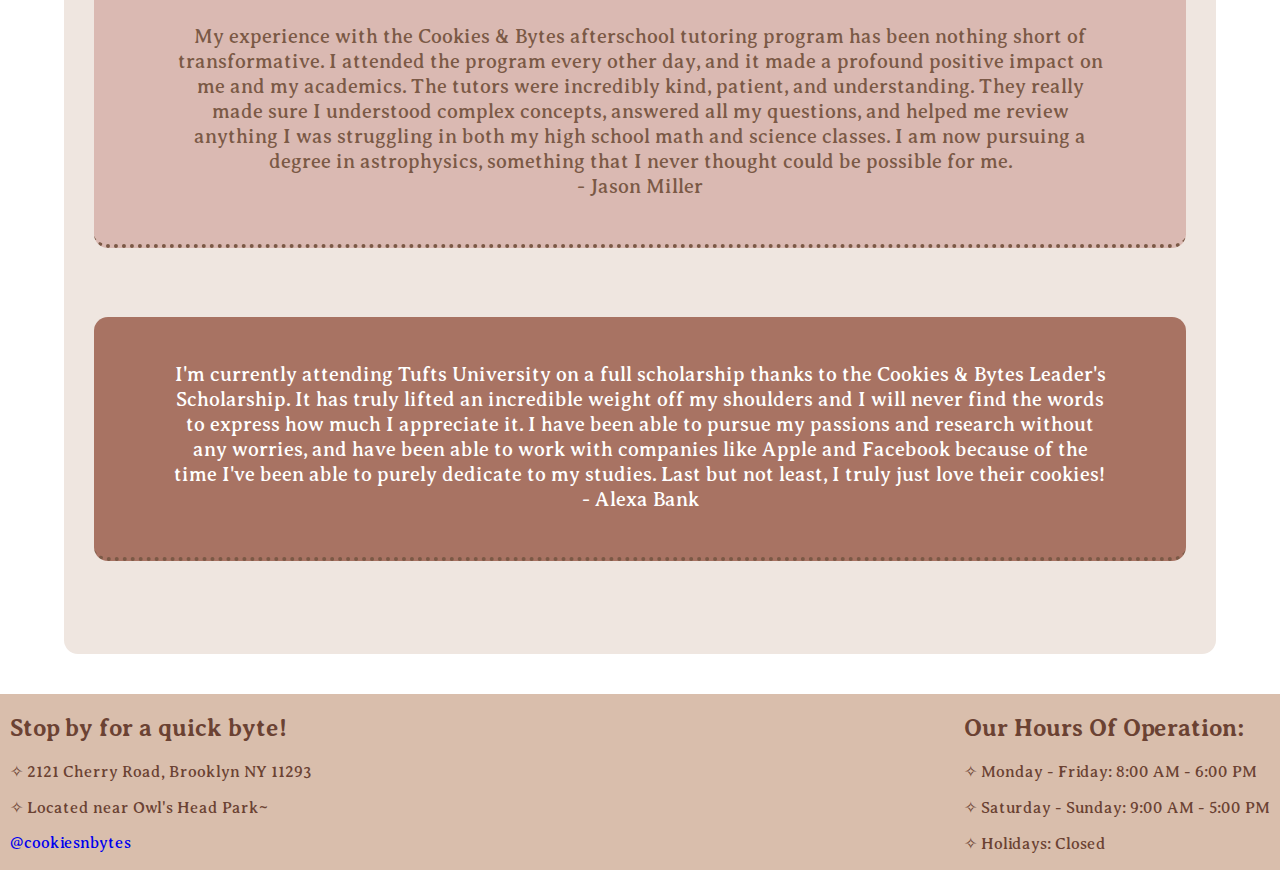
<file: impact.html>
<!DOCTYPE html>
<html>
    <head>
        <title>Cookies & Bytes Impact</title>
        <meta charset="UTF-8">
        <meta name="viewport" content="width=device-width, initial-scale=1" />
        <script src="https://ajax.googleapis.com/ajax/libs/jquery/3.7.1/jquery.min.js"></script>
        <style>
            #impact-backdrop {
                display: block;
                position: fixed;
                top: 0px;
                width: 100%;
                height: 800px;
                background-image: url('images/background1.jpeg');
                background-size: cover;
            }

            ul{
                font-size: 25px; 
                list-style-type: none;
                text-align: center; 
                color: #A87363; 
            }


            h1{
                color: #7B5946; 
                text-align: center; 
            }

            .numbers{
                font-size: 32px; 
                color: #7B5946; 
                line-height: 5px;
                
            }
        </style>
        <link rel="stylesheet" href="styles.css" type="text/css">        
    </head>
    <body>
        <nav>
            <a href="index.html" class="logo"></a>
                <ul>
                <li><a href="index.html">Home</a></li>
                <li>
                    <div class="dropdown">
                        <a href="mission.html" class="dropdown-btn">About</a>
                        <div class="dropdown-links">
                            <a href="mission.html">Our Mission</a>
                            <a href="impact.html">Our Impact</a>
                            <a href="team.html">Our Team</a>
                        </div>
                    </div> 
                </li>
                <li><a href="catalog.html">Cookies</a></li>
                            <li><a href="contact.html">Contact</a></li>
                <li><a href="faq.html">FAQs</a></li>
                </ul>
            </nav>

            <div id="impact-backdrop"></div>
        <div class="banner-text">
            <h1>Our Impact</h1>
        </div>
        <div class="testimonials">
            <p class="sub-text">
                Since our founding in 2020, here's what we've been able to accomplish.
            </p>     
            <div id="stats">     
                <ul> 
                    <li><span class="numbers">10,000,000 </span>cookies sold</li>
                    <li><span class="numbers">4,000 </span>students set up with scholarships</li>
                    <li><span class="numbers">2,320</span> students receieved grants</li>
                    <li><span class="numbers">231</span> students currently in our afterschool tutoring program</li>
                    <li><span class="numbers">125</span> students currently in our STEM mentorship program</li>
                </ul>
            </div>
            <h2 class="sub-heading">Testimonials:</h2>
            <p class="sub-text">Take a look at what some of our past participants have to say about their time in the program!</p>
                <div class="test-row1">
                    <p class="sub-text">
                        I am immensely thankful to Cookies & Bytes for their dedication to supporting 
                        underrepresented individuals in STEM. The grant I received made a huge 
                        difference, helping me pursue my research dreams in the STEM field without worrying 
                        about financial constraints. Cookies & Bytes actively takes steps to make a 
                        positive impact in the lives of aspiring STEM enthusiasts, and I am truly honored to be 
                        a part of their community.
                        <br><span>- Alvin Cahn</span>
                    </p>
            </div>
            <br><br>
            <div class="test-row2">
                <p class="sub-text">
                    Cookies & Bytes has played a pivotal role in shaping my STEM journey. As a participant in 
                    their mentorship program, I can attest to the incredible impact they have had on my academic 
                    success. My mentor have been invaluable in providing me guidance, helping me navigate a STEM education
                    and answering all my questions at every turn. I am so grateful for the opportunities Cookies & Bytes 
                    have provided me and the network of similar students I can now turn to.
                    <br><span>- Jax Foster</span>
                </p>
            </div>
            <br><br>
            <div class="test-row1">
                <p class="sub-text">
                    My experience with the Cookies & Bytes afterschool tutoring program has been nothing 
                    short of transformative. I attended the program every other day, and it made a profound 
                    positive impact on me and my academics. The tutors were incredibly kind, patient, 
                    and understanding. They really made sure I understood complex concepts, answered all my questions, 
                    and helped me review anything I was struggling in both my high school math and science classes. 
                    I am now pursuing a degree in astrophysics, something that I never thought could be possible for 
                    me. 
                    <br><span>- Jason Miller</span>
                </p>
            </div>
            <br>
            <div class="test-row2">
                <p class="sub-text">
                    I'm currently attending Tufts University on a full scholarship thanks to the Cookies & Bytes
                    Leader's Scholarship. It has truly lifted an incredible weight off my shoulders and I will 
                    never find the words to express how much I appreciate it. I have been able to pursue my passions and research without any worries, and have been able to work with companies like 
                    Apple and Facebook because of the time I've been able to purely dedicate to my studies. 
                    Last but not least, I truly just love their cookies! 
                    <br><span>- Alexa Bank</span>
                </p>
            </div>
            <br><br>
        </div>

        <footer class="footer">
            <div class="footer-content">
                <div class="info">
                    <h2>Stop by for a quick byte!</h2>
                    <p>✧ 2121 Cherry Road, Brooklyn NY 11293</p>
                    <p>✧ Located near Owl's Head Park~</p>
                    <a href="https://www.facebook.com/" class="fab fa-facebook">@cookiesnbytes</a>
                </div>
                <div class="hours">
                    <h2>Our Hours Of Operation:</h2>
                    <p>✧ Monday - Friday: 8:00 AM - 6:00 PM</p>
                    <p>✧ Saturday - Sunday: 9:00 AM - 5:00 PM</p>
                    <p>✧ Holidays: Closed</p>
                </div>
            </div>
        </footer>
            
        <script language="javascript">
            $(document).ready(function(){
                $(".numbers").hide(); 
                $(".numbers").delay(400).fadeIn(5000);
                $(".numbers").css("font-weight", "bolder");

            });
                
        </script>
    </body>
</html>
</file>
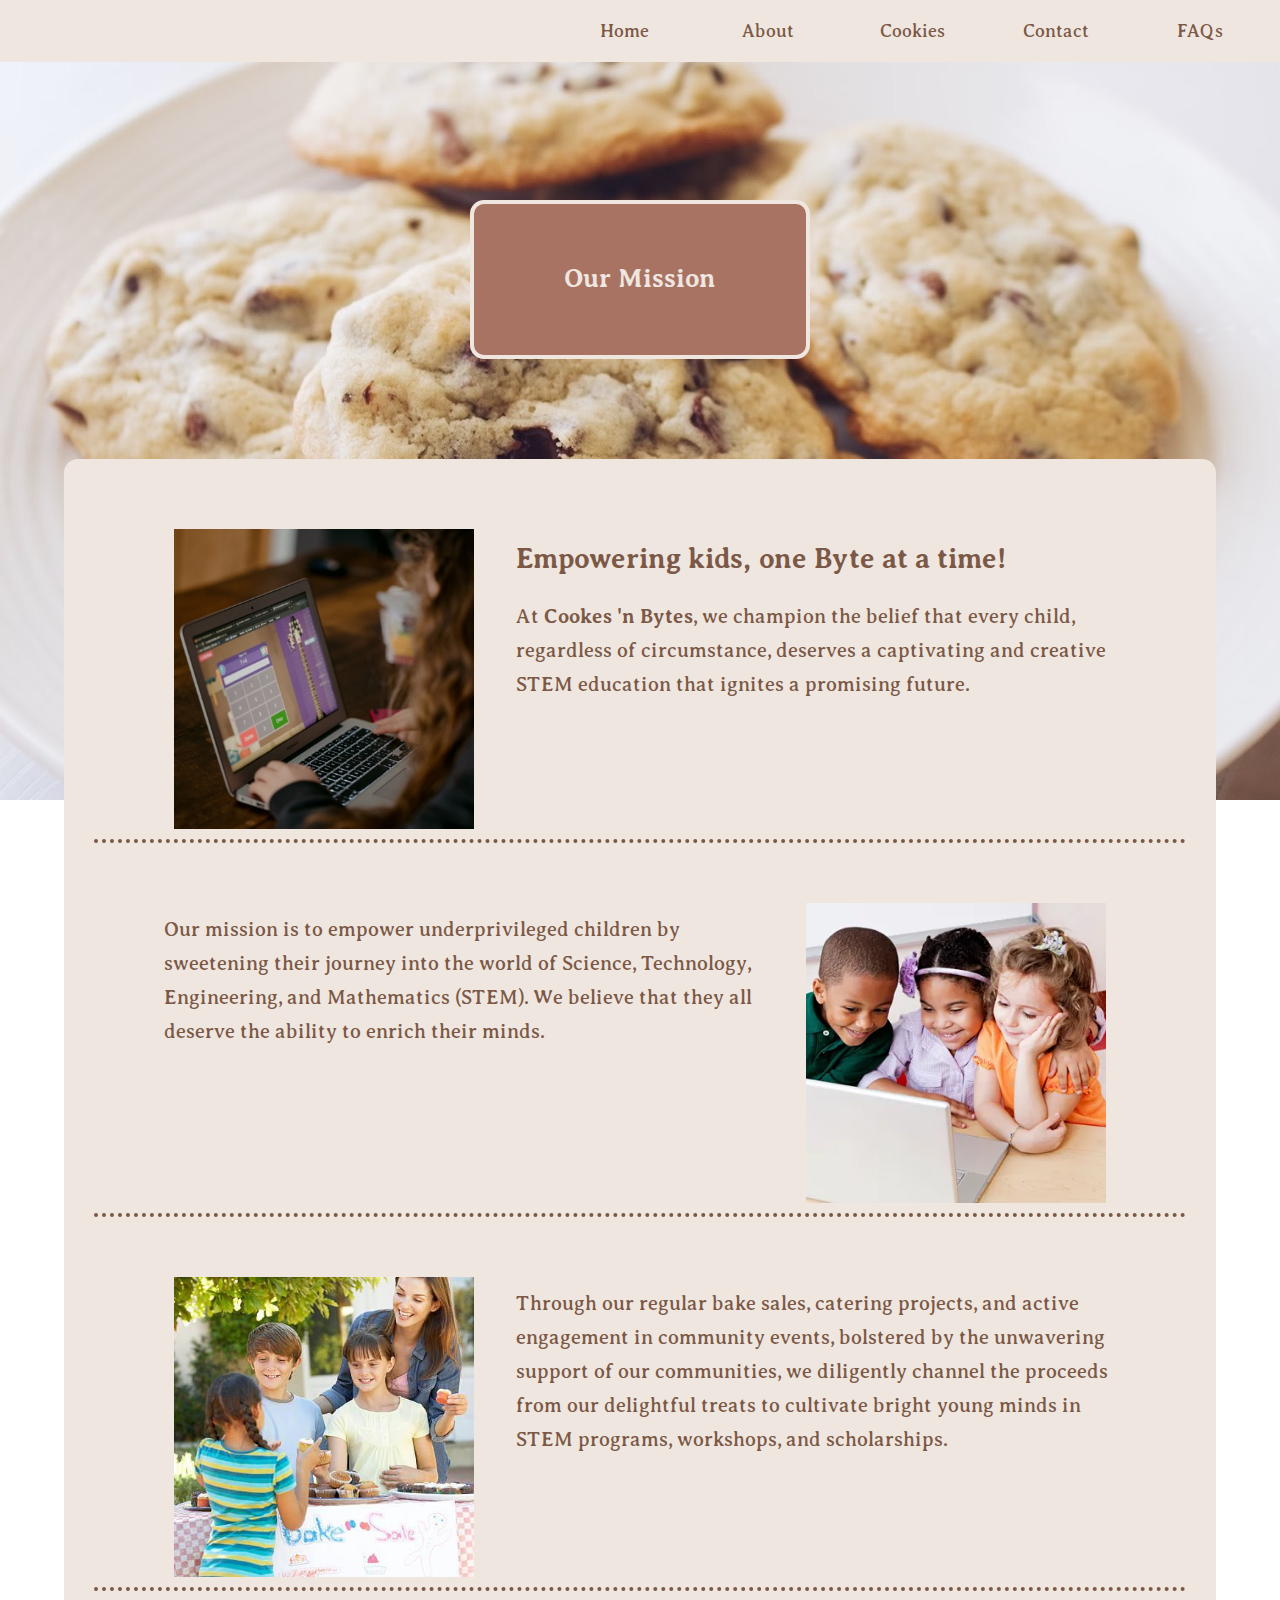
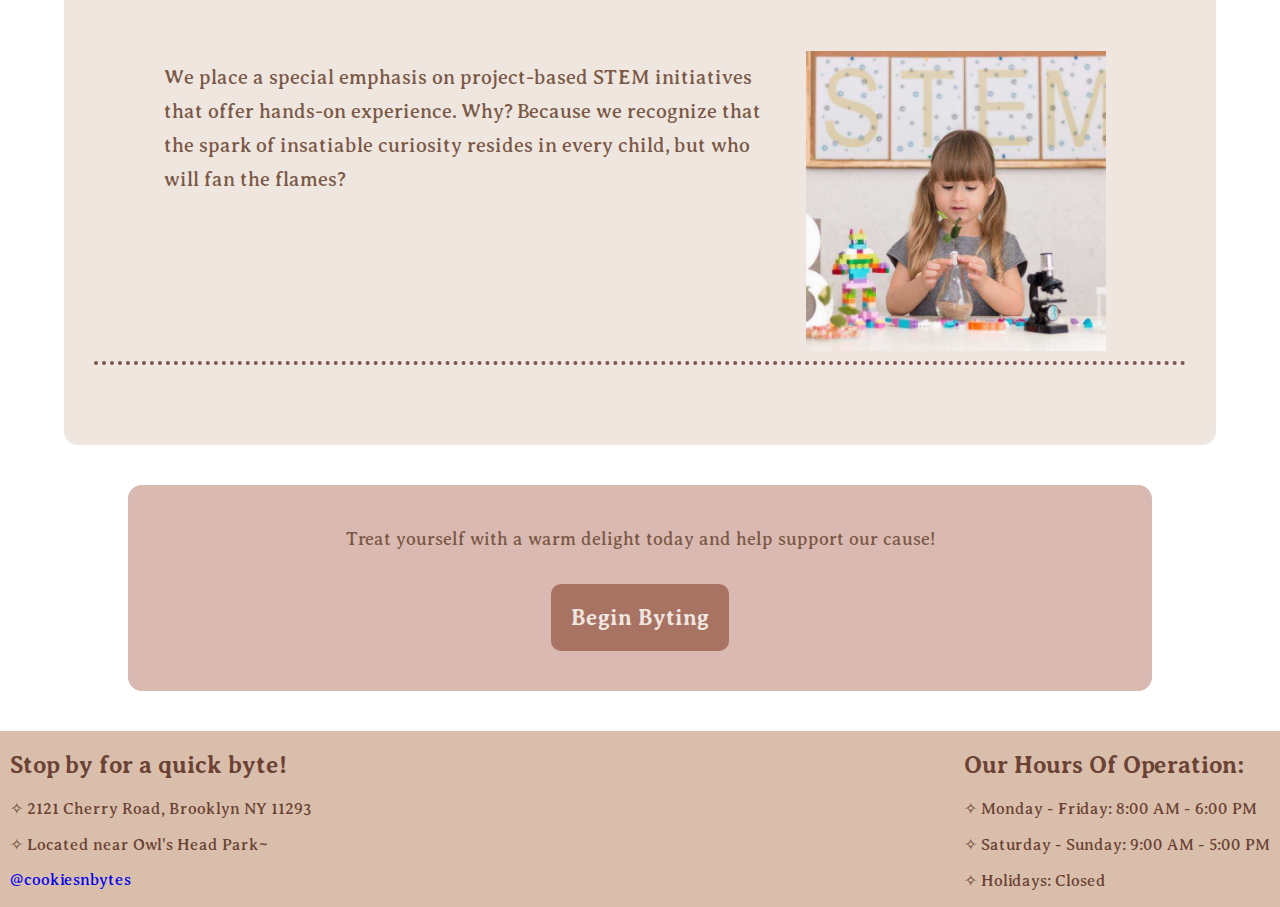
<file: mission.html>
<!DOCTYPE html>
<html>
<head>
    <meta charset="UTF-8">
    <meta name="viewport" content="width=device-width, initial-scale=1.0">
    <title>Our Cause | [Cookies & Bytes]</title>
    <link rel="stylesheet" type="text/css" href="styles.css" /> 
    <script src="https://cdnjs.cloudflare.com/ajax/libs/jquery/3.5.1/jquery.min.js"></script>
    <style>
        #mission-backdrop {
            background-image: url(images/Cookiesbg.jpeg);
            height: 800px;
            display: block;
            position: fixed;
            top: 0px;
            width: 100%;
            height: 800px;
            background-size: cover;
            background-position: bottom;
        }
        
        .img-placeholder {
            background-color: bisque;
            object-fit: cover;
            box-sizing: border-box;
            width: 300px;
            height: 300px;
            margin: 10px;
        }

    img {
        object-fit: cover;
    }
    
    .byte-text {
        position: relative;
        display: block;
        margin: 0 auto;
        margin-bottom: 40px;
        padding: 40px 20px;
        text-align: center;
        width: 80%;
        background-color: #dab9b2;
        box-sizing: border-box;
        border-radius: 14px;
    }
    .byte-text p {
        display: block;
        box-sizing: border-box;
        width: 100%;
        max-width: 800px;
        color: #7b5946;
        margin: 0 auto;
        margin-bottom: 30px;
        line-height: 1.6em;
        font-size: 18px;
    }
    .byte-button {
        display: inline-block;
        box-sizing: border-box;
        background-color: #A87363;
        color: #efe6e0;
        font-size: 22px;
        font-weight: 800;
        padding: 20px;
        border-radius: 10px;
    }
    .byte-button:hover {
        background-color: #caa296;
        color: #7b5946;
    }
    </style>
</head>
<body>
    <nav>
        <a href="index.html" class="logo"></a>
        <ul>
            <li><a href="index.html">Home</a></li>
            <li>
                <div class="dropdown">
                    <a href="mission.html" class="dropdown-btn">About</a>
                    <div class="dropdown-links">
                        <a href="mission.html">Our Mission</a>
                        <a href="impact.html">Our Impact</a>
                        <a href="team.html">Our Team</a>
                    </div>
                </div> 
            </li>
            <li><a href="catalog.html">Cookies</a></li>
            <li><a href="contact.html">Contact</a></li>
            <li><a href="faq.html">FAQs</a></li>
        </ul>
    </nav>
    
    <div id="mission-backdrop"></div>
    <div class="banner-text">
        <h1>Our Mission</h1>
    </div>

    <div class="preview">
        <div class="preview-row">
            <div class="img-placeholder"><img src = "images/m1.jpeg" alt="child playing educational program on laptop" width=300px height=300px></div>
            <div class="preview-text">
                <h2>Empowering kids, one Byte at a time!</h2>
                <p>At <strong>Cookes 'n Bytes</strong>, we champion the belief that every child, regardless of circumstance, deserves a captivating and creative STEM education that ignites a promising future.
                </p>
            </div>
            
        </div>


        <div class="preview-row">
            
            <div class="preview-text">
                <p>Our mission is to empower underprivileged children by sweetening their journey into the world of Science, Technology, Engineering, and Mathematics (STEM). We believe that they all deserve the ability to enrich their minds.
                </p>
            </div>
            <div class="img-placeholder"><img src = "images/mkids.jpg" alt="Kids enjoying STEM" width=300px height=300px></div>
        </div>

        <div class="preview-row">
                <div class="img-placeholder"><img src = "images/m2.jpeg" alt="Kids selling cookies at bake sale" width=300px height=300px></div>
                <div class="preview-text">
                   <p>Through our regular bake sales, catering projects, and active engagement in community events, bolstered by the unwavering support of our communities, we diligently channel the proceeds from our delightful treats to cultivate bright young minds in STEM programs, workshops, and scholarships.
                </p> 
                </div>
                
            </div>

        <div class="preview-row">
            
            <div class="preview-text">
                <p>We place a special emphasis on project-based STEM initiatives that offer hands-on experience. Why? Because we recognize that the spark of insatiable curiosity resides in every child, but who will fan the flames?</p>
                
            </div>
            <div class="img-placeholder"><img src = "images/m3.jpeg" alt="little girl creating STEM project" width=300px height=300px></div>
        </div>
    </div>

    <div class="byte-text">
        <p>Treat yourself with a warm delight today and help support our cause!</p>
        <a href="catalog.html" class="byte-button">Begin Byting</a>
    </div>
    
   
    <footer class="footer">
        <div class="footer-content">
            <div class="info">
                <h2>Stop by for a quick byte!</h2>
                <p>✧ 2121 Cherry Road, Brooklyn NY 11293</p>
                <p>✧ Located near Owl's Head Park~</p>
                <a href="https://www.facebook.com/" class="fab fa-facebook">@cookiesnbytes</a>
            </div>
            <div class="hours">
                <h2>Our Hours Of Operation:</h2>
                <p>✧ Monday - Friday: 8:00 AM - 6:00 PM</p>
                <p>✧ Saturday - Sunday: 9:00 AM - 5:00 PM</p>
                <p>✧ Holidays: Closed</p>
            </div>
        </div>
    </footer>
    
    </body>
    </html>
</file>
<file: styles.css>
@import url('https://fonts.googleapis.com/css2?family=Averia+Serif+Libre:wght@300;400;700&display=swap');

body, html {
    height: 100%;
    width: 100%;
    margin: 0;
    padding: 0;
    font-family: 'Averia Serif Libre', serif;
}
a {
    text-decoration: none;
}
/* navigation styling begins here */
.logo {
    display: inline-block;
    width: 200px;
    height: 140px;
    background-image: url("images/logo_1.png");
    background-position: bottom;
    background-size: 80%;
    background-repeat: no-repeat;
    position: fixed;
}
    /* navigation styling begins here */
    nav {
        position: fixed;
        z-index: 5;
        top: 0;
        width: 100%;
        display: inline-block;
        background-color: #efe6e0;
    }

    nav ul {
        margin: 10px;
        list-style-type: none;
        float: right;
    }

    nav ul li {
        display: inline-block;
        box-sizing: border-box;
    }

    nav ul li a {
        display: inline-block;
        box-sizing: border-box;
        padding: 10px 16px;
        text-align: center;
        font-size: 18px;
        width: 140px;
        color: #7b5946;
    }

    nav ul li a:hover {
        background-color: #dab9b2;
        color: #fff8f4;
        border-radius: 10px;
    }

    /* dropdown navigation associated with About */
    .dropdown {
        position: relative;
        display: inline-block;
    }

    /* dropdown nav links hidden by default */
    .dropdown-links {
        display: none;
        position: absolute;
        background-color: #7b5946;
        color: #efe6e0;
        min-width: 120px;
        z-index: 1;
    }

    .dropdown-links a {
        padding: 10px 16px;
        margin: 10px;
        color: #7b5946;
        display: block;
    }

    /* dropdown nav links become visible when hovering over About */
    .dropdown:hover .dropdown-links {
        display: block;
        color: #7b5946;
        background-color: #efe6e0;
    }
/* navigation styling ends here */

/* home page styling begins here */
#home-backdrop {
    display: block;
    position: fixed;
    top: 0px;
    width: 100%;
    height: 800px;
    background-image: url('images/backdrop.jpeg');
    background-size: cover;
    background-position: center 30%;
}

.banner-text {
    display: block;
    margin: 0 auto;
    padding: 40px;
    margin-top: 200px;
    position: relative;
    align-items: center;
    text-align: center;
    background-color: #a87363;
    box-sizing: border-box;
    border: 4px solid #efe6e0;
    border-radius: 14px;
    width: 100%;
    max-width: 340px;
}
.banner-text h1 {
    line-height: 1.4em;
    color: #efe6e0;
    font-size: 26px;
}

.preview {
    display: block;
    position: relative;
    box-sizing: border-box;
    border-radius: 14px;
    background-color: #efe6e0;
    color: #7b5946;
    width: 90%;
    height: max-content;
    margin: 0 auto;
    margin-bottom: 40px;
    margin-top: 100px;
    padding: 10px 30px 30px 30px;
}
.preview-row {
    margin: 50px 0px;
    box-sizing: border-box;
    display: flex;
    flex-wrap: nowrap;
    justify-content: space-around;
    border-bottom: 4px dotted #7b5946;
    padding-left: 5%;
    padding-right: 5%;
}
.preview-text {
    width: 100%;
    max-width: 600px;
    box-sizing: border-box;
}
.preview-text h2 {
    font-size: 28px;
}
.preview-text p {
    font-size: 20px;
    line-height: 1.7em;
}
.img-placeholder {
    box-sizing: border-box;
    width: 300px;
    height: 300px;
    margin: 10px;
}
.cookie-button {
    display: block;
    box-sizing: border-box;
    width: 90px;
    height: 80px;
    background-size: 100%;
    background-image: url("images/cookie-button.png");
    background-repeat: no-repeat;
    margin: 0 auto;
    margin-bottom: 40px;
    transition: transform 0.2s;
    transform: scale(1);
}
.cookie-button:hover {
    transform: scale(0.8) rotate(10deg);
}

.donate-text {
    position: relative;
    display: block;
    margin: 0 auto;
    margin-bottom: 40px;
    padding: 40px 20px;
    text-align: center;
    width: 80%;
    background-color: #dab9b2;
    box-sizing: border-box;
    border-radius: 14px;
}
.donate-text p {
    display: block;
    box-sizing: border-box;
    width: 100%;
    max-width: 800px;
    color: #7b5946;
    margin: 0 auto;
    margin-bottom: 30px;
    line-height: 1.6em;
    font-size: 18px;
}
.donate-button {
    display: inline-block;
    box-sizing: border-box;
    background-color: #A87363;
    color: #efe6e0;
    font-size: 22px;
    font-weight: 800;
    padding: 20px;
    border-radius: 10px;
}
.donate-button:hover {
    background-color: #caa296;
    color: #7b5946;
}
/* home page styling ends here */

/* Footer styling */
    footer {
        background-color: #d9beac;
        position: relative;
        color: #6b4233; 
        bottom: 0;
        z-index: 2;
        width: 100%;
    }

    .footer-content {
        display: flex;
        margin: 10px;
    }

    .info {
        margin-right: auto; 
        margin-left: 0;
        margin-bottom: 10px;
    }

    .hours {
        margin-left: auto; 
        margin-right: 0;
    }

    .photos{
        width: 150px; 
        float: left;
        height: 200px; 
    }
    
    
    .sub-heading{
        font-size: 25px; 
        text-align: center; 
    }

    .sub-text{
        padding: 25px;
        color: #7b5946;
        text-align: center; 
        font-size: 20px; 
    }

    .bios {
        display: block;
        position: relative;
        box-sizing: border-box;
        border-radius: 14px;
        background-color: #efe6e0;
        color: #7b5946;
        width: 90%;
        height: max-content;
        margin: 0 auto;
        margin-bottom: 40px;
        margin-top: 100px;
        padding: 10px 30px 30px 30px;
    }
    
    .bio{
        margin: 5px 0px;
        box-sizing: border-box;
        display: flex;
        flex-wrap: nowrap;
        align-items: center; 
        justify-content: center; 
        border-bottom: 4px dotted #7b5946;
        padding-left: 5%;
        padding-right: 5%;
        padding-bottom: 10px; 
        border-radius: 14px;
    
    }
    
    
    .bio p{
        color: #7b5946;
        font-size: 18px; 
        text-align: left; 
        
    }
    
    
    .testimonials {
        display: block;
        position: relative;
        box-sizing: border-box;
        border-radius: 14px;
        background-color: #efe6e0;
        color: #7b5946;
        width: 90%;
        height: max-content;
        margin: 0 auto;
        margin-bottom: 40px;
        margin-top: 100px;
        padding: 10px 30px 30px 30px;
    }
    .test-row1 {
        margin: 25px 0px;
        box-sizing: border-box;
        display: flex;
        flex-wrap: nowrap;
        justify-content: space-around;
        border-bottom: 4px dotted #7b5946;
        padding-left: 5%;
        padding-right: 5%;
        background-color: #dab9b2;
        border-radius: 14px;
    }
    
    .test-row2 {
        margin: 25px 0px;
        box-sizing: border-box;
        display: flex;
        flex-wrap: nowrap;
        justify-content: space-around; 
        border-bottom: 4px dotted #7b5946;
        padding-left: 5%;
        padding-right: 5%;
        background-color: #A87363;
        border-radius: 14px;
    }
    
    .test-row2 p{
        color: white; 
    }
    
@media screen and (max-width: 1240px) {
    .preview, .testimonials, .bios {
        width: 94%;
    }
}
@media screen and (max-width: 1180px) {
    .preview-row, .test-row1, .test-row2, .bio {
        padding-left: 0%;
        padding-right: 0%;
    }
    .preview-text {
        margin-left: 3%;
    }
}
/* mobile */
@media screen and (max-width: 860px) {
    nav ul li a {
        width: 110px;
    }
}
@media screen and (max-width: 768px) {
    .preview-row, .test-row1, .test-row2, .bio {
        flex-wrap: wrap;
    }
    .preview-text, .test-row1 p, .test-row2 p, .bio p {
        width: 90%;
        text-align: center;
        margin: 0px;
    }
    .preview-text, h2 {
        font-size: 24px;
    }
    .preview-text p {
        font-size: 18px;
    }
    nav ul {
        width: 300px;
    }
    .logo {
        width: 150px;
    }
}
@media screen and (max-width: 480px) {
    .preview-text{
        width: 98%;
    }
    nav ul {
        float: none;
        display: inline-block;
        margin-left: 140px;
    }
}
</file>
